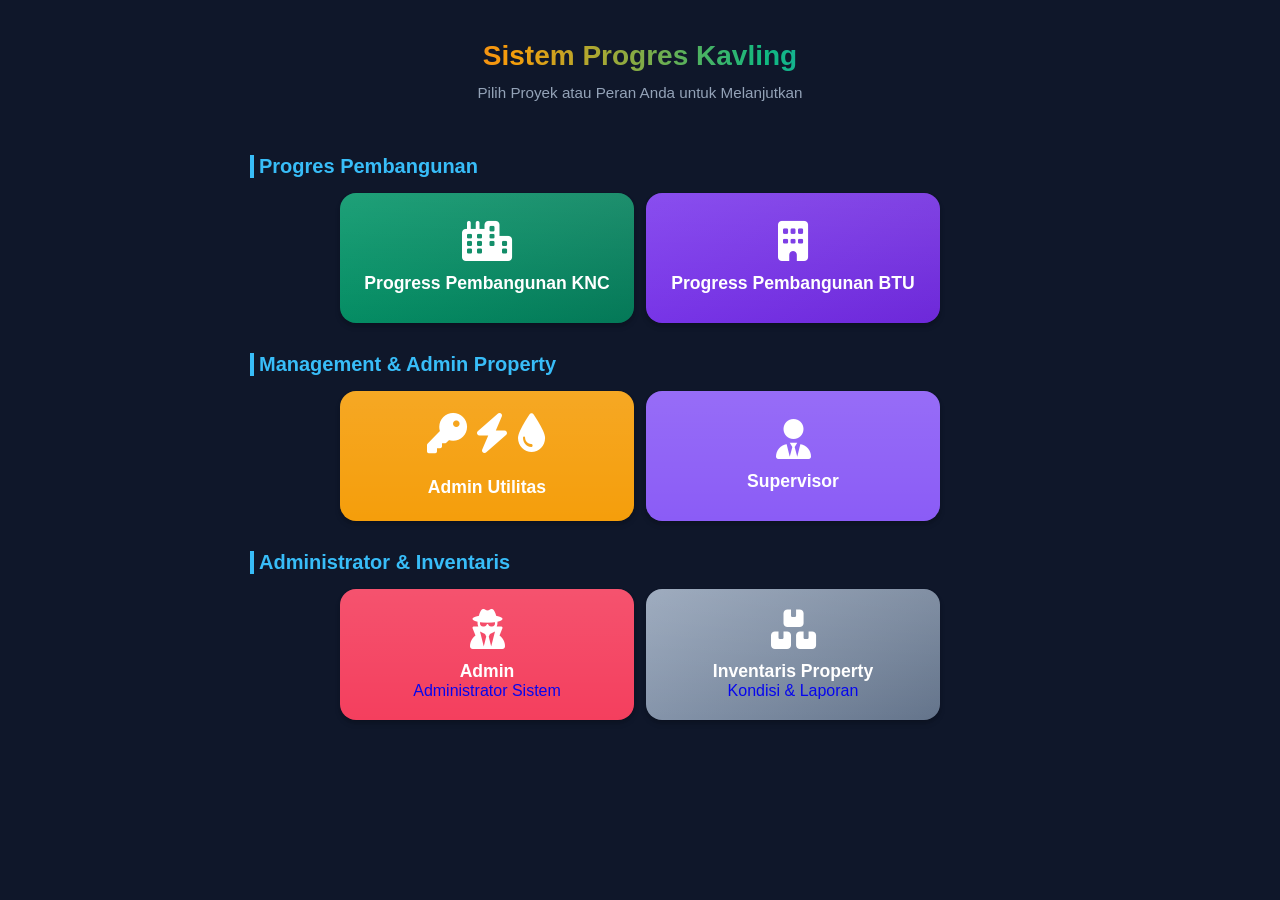
<file: index.html>
<!DOCTYPE html>
<html lang="id">
<head>  
    <meta charset="UTF-8">
    <meta name="viewport" content="width=device-width, initial-scale=1.0">
    <title>Menu Utama - Sistem Progres Kavling</title>
    <link href="https://cdnjs.cloudflare.com/ajax/libs/font-awesome/6.0.0/css/all.min.css" rel="stylesheet">
    <link rel="stylesheet" href="style.css">
    <style>
        /* Override specific to index.html to ensure links behave like buttons */
        a.role-btn {
            text-decoration: none;
        }
        
        /* Custom colors for Project buttons if not reusing role colors */
        .role-btn.knc {
            background: linear-gradient(135deg, #059669, #047857);
        }
        .role-btn.btu {
            background: linear-gradient(135deg, #7c3aed, #6d28d9);
        }
        .role-btn.inventaris {
            background: linear-gradient(135deg, #94a3b8, #64748b);
        }
        
        /* Adjust container max-width if needed */
        .container {
            max-width: 800px;
        }
    </style>
</head>
<body>
    <div class="container">
        <header>
            <h1>Sistem Progres Kavling</h1>
            <p class="subtitle">
                Pilih Proyek atau Peran Anda untuk Melanjutkan
            </p>
        </header>

        <div class="main-content">
            
            <!-- Section Progres Pembangunan (KNC & BTU) -->
            <div class="section-container">
                <h2 class="section-title">Progres Pembangunan</h2>
                <div class="role-selector" id="projectSelector">
                    <a href="knc.html" class="role-btn knc">
                        <i class="fas fa-city"></i>
                        <h3>Progress Pembangunan KNC</h3>
                    </a>
                    <a href="btu.html" class="role-btn btu">
                        <i class="fas fa-building"></i>
                        <h3>Progress Pembangunan BTU</h3>
                    </a>
                </div>
            </div>

            <!-- Section Manager & Admin Property -->
            <div class="section-container">
                <h2 class="section-title">Management & Admin Property</h2>
                <div class="role-selector manager-handover-set">
                    <a href="dashboard.html?role=user4" class="role-btn user4">
                        <div style="display: flex; gap: 10px; font-size: 2rem; margin-bottom: 12px; color: white;">
                            <i class="fas fa-key"></i>
                            <i class="fas fa-bolt"></i>
                            <i class="fas fa-tint"></i>
                        </div>
                        <h3>Admin Utilitas</h3>
                    </a>
                    <a href="dashboard.html?role=manager" class="role-btn manager">
                        <i class="fas fa-user-tie"></i>
                        <h3>Supervisor</h3>
                    </a>
                </div>
            </div>

            <!-- Section Administrator Sistem -->
            <div class="section-container">
                <h2 class="section-title">Administrator & Inventaris</h2>
                <div class="role-selector admin-set">
                    <a href="dashboard.html?role=admin" class="role-btn admin">
                        <i class="fas fa-user-secret"></i>
                        <h3>Admin</h3>
                        <span class="badge">Administrator Sistem</span>
                    </a>
                    <a href="inventaris.html" class="role-btn inventaris">
                        <i class="fas fa-boxes"></i>
                        <h3>Inventaris Property</h3>
                        <span class="badge">Kondisi & Laporan</span>
                    </a>
                </div>
            </div>

        </div>
    </div>
</body>
</html>
</file>
<file: style.css>
/* ===== RESET & FONT ===== v0.57*/
* {
  margin: 0;
  padding: 0;
  box-sizing: border-box;
  font-family: 'Segoe UI', Roboto, Helvetica, Arial, sans-serif;
}

body {
  background: #0f172a;
  color: #f8fafc;
  min-height: 100vh;
  display: flex;
  flex-direction: column;
  align-items: center;
  padding: 10px;
}

.container {
  max-width: 100%;
  width: 100%;
  padding: 10px;
}

/* ===== HEADER ===== */
header {
  text-align: center;
  margin-bottom: 30px;
  padding: 20px 10px;
}

h1 {
  font-size: 1.75rem;
  margin-bottom: 10px;
  background: linear-gradient(
    to right, 
    #ef4444, #f59e0b, #10b981, #3b82f6, #6366f1, #a855f7, #ef4444
  );
  background-size: 200% auto;
  -webkit-background-clip: text;
  background-clip: text;
  color: transparent;
  font-weight: 800;
  animation: rainbow-animation 8s linear infinite;
}

@keyframes rainbow-animation {
  0% { background-position: 0% center; }
  100% { background-position: 200% center; }
}

.subtitle {
  font-size: 0.95rem;
  color: #94a3b8;
  max-width: 100%;
  line-height: 1.5;
}

/* ===== ROLE SELECTOR ===== */
.main-content {
  display: flex;
  flex-direction: column;
  gap: 30px;
  width: 100%;
}

.section-container {
  width: 100%;
}

.section-title {
  font-size: 1.25rem;
  margin-bottom: 15px;
  color: #38bdf8;
  font-weight: 600;
  padding-left: 5px;
  border-left: 4px solid #38bdf8;
}

.role-selector {
  display: grid;
  grid-template-columns: repeat(2, 1fr);
  gap: 12px;
  width: 100%;
  max-width: 600px;
  margin: 0 auto;
}

.lapangan-set .role-btn.user3 {
  grid-column: span 2;
  width: 50%;
  justify-self: center;
}

@media (max-width: 768px) {
  .role-selector {
    grid-template-columns: repeat(2, 1fr);
    gap: 10px;
  }
  
  .lapangan-set .role-btn.user3 {
    width: 100%;
  }
}

/* ===== BUTTONS ===== */
.btn-search, .sync-btn, .back-btn, .btn-save-section, .logout-btn, .admin-tab-btn, .submit-btn, .kavling-item, .btn-edit-kavling, .btn-add-kavling, .btn-edit-submit, .btn-edit-cancel, .btn-edit-delete, .combined-btn {
  cursor: pointer;
  transition: all 0.2s ease;
  border-radius: 16px !important;
}

.btn-search:hover, .sync-btn:hover, .back-btn:hover, .btn-save-section:hover, .logout-btn:hover, .submit-btn:hover, .btn-edit-kavling:hover, .btn-add-kavling:hover, .btn-edit-submit:hover, .btn-edit-cancel:hover, .btn-edit-delete:hover {
  transform: translateY(-2px);
  filter: brightness(1.1);
  box-shadow: 0 4px 12px rgba(0, 0, 0, 0.3);
}

.btn-search:active, .sync-btn:active, .back-btn:active, .btn-save-section:active, .logout-btn:active, .submit-btn:active, .btn-edit-kavling:active, .btn-add-kavling:active, .btn-edit-submit:active, .btn-edit-cancel:active, .btn-edit-delete:active {
  transform: translateY(0);
}

.btn-edit-kavling, .btn-add-kavling {
  padding: 12px 20px;
  border: none;
  color: white;
  font-weight: 600;
  display: flex;
  align-items: center;
  justify-content: center;
  gap: 8px;
}

.btn-edit-kavling {
  background: linear-gradient(135deg, #6366f1, #4f46e5);
}

.btn-add-kavling {
  background: linear-gradient(135deg, #10b981, #059669);
}

.btn-edit-submit {
  background: linear-gradient(135deg, #6366f1, #4f46e5) !important;
}

.btn-edit-cancel {
  background: linear-gradient(135deg, #64748b, #475569) !important;
}

.btn-edit-delete {
  background: linear-gradient(135deg, #f43f5e, #e11d48) !important;
}

.logout-btn {
  background: linear-gradient(135deg, #0ea5e9, #2563eb) !important;
  color: white !important;
}

.dashboard-buttons-grid {
  display: grid;
  grid-template-columns: repeat(2, 1fr);
  gap: 10px;
  margin-top: 10px;
}

.dashboard-buttons-grid button {
  width: 100%;
  padding: 12px 10px;
  font-size: 0.9rem;
}


.combined-btn {
  padding: 12px 20px;
  border: none;
  color: white;
  font-weight: 600;
  display: flex;
  align-items: center;
  justify-content: center;
  gap: 8px;
}


#btnDeleteKavling {
  background: linear-gradient(135deg, #f43f5e, #e11d48);
}

.sync-btn {
  background: linear-gradient(135deg, #f59e0b, #d97706);
}

/* ===== STATUS COLORS FOR PROGRESS BARS ===== */
/* Override existing classes or add new ones for the requested gradient logic */
.bar-gradient-green { background: linear-gradient(135deg, #10b981, #059669) !important; }
.bar-gradient-blue { background: linear-gradient(135deg, #3b82f6, #2563eb) !important; }
.bar-gradient-purple { background: linear-gradient(135deg, #8b5cf6, #7c3aed) !important; }

.bar-high { background: linear-gradient(135deg, #10b981, #059669); }
.bar-medium { background: linear-gradient(135deg, #3b82f6, #2563eb); }
.bar-low { background: linear-gradient(135deg, #f59e0b, #d97706); }
.bar-very-low { background: linear-gradient(135deg, #f43f5e, #e11d48); }

/* ===== TASK STATES ===== */
.task-completed {
  background: rgba(16, 185, 129, 0.15) !important;
  border-left: 4px solid #10b981 !important;
  border-color: #10b981 !important;
}

.task-completed label {
  color: #10b981 !important;
  font-weight: 600 !important;
  text-decoration: none;
}

.task-item[data-active="true"] {
  background: linear-gradient(135deg, #10b981, #059669) !important;
  color: white !important;
}

/* ===== ROLE BUTTONS ===== */
.role-btn {
  display: flex;
  flex-direction: column;
  align-items: center;
  justify-content: center;
  padding: 20px;
  border-radius: 16px;
  border: none;
  width: 100%;
  min-height: 130px;
  margin: 0 auto;
  cursor: pointer;
  transition: all 0.3s cubic-bezier(0.4, 0, 0.2, 1);
  box-shadow: 0 4px 6px -1px rgba(0, 0, 0, 0.2), 0 2px 4px -1px rgba(0, 0, 0, 0.1);
  position: relative;
  overflow: hidden;
}

.role-btn::after {
  content: '';
  position: absolute;
  top: 0;
  left: 0;
  width: 100%;
  height: 100%;
  background: linear-gradient(rgba(255,255,255,0.1), transparent);
  pointer-events: none;
}

.role-btn:hover {
  transform: translateY(-5px);
  box-shadow: 0 10px 15px -3px rgba(0, 0, 0, 0.2);
}

.role-btn i {
  font-size: 2.5rem;
  margin-bottom: 12px;
  color: white;
}

.role-btn h3 {
  font-size: 1.1rem;
  font-weight: 600;
  color: white;
  text-align: center;
}

.role-btn.user1 { background: #0ea5e9; }
.role-btn.user2 { background: #10b981; }
.role-btn.user3 { background: #6366f1; }
.role-btn.user4 { background: #f59e0b; }
.role-btn.manager { background: #8b5cf6; }
.role-btn.admin { background: #f43f5e; }

/* ===== PAGE CONTENT ===== */
.page-content {
  display: none;
  width: 100%;
  background: #1e293b;
  border-radius: 20px;
  padding: 15px;
  box-shadow: 0 25px 50px -12px rgba(0, 0, 0, 0.5);
}

.page-header {
  display: flex;
  flex-direction: column;
  gap: 15px;
  margin-bottom: 20px;
  padding-bottom: 15px;
  border-bottom: 1px solid rgba(255, 255, 255, 0.1);
}

.page-title {
  font-size: 1.4rem;
  font-weight: 700;
}

.back-btn {
  width: fit-content;
  background: linear-gradient(135deg, #38bdf8, #818cf8);
  padding: 12px 24px;
  border-radius: 12px;
  font-size: 1rem;
  font-weight: 700;
  color: white;
  border: none;
  cursor: pointer;
  box-shadow: 0 4px 6px -1px rgba(0, 0, 0, 0.2);
  transition: transform 0.2s, box-shadow 0.2s;
}

#btnViewMutationHistory {
  transition: all 0.3s cubic-bezier(0.4, 0, 0.2, 1);
}

#btnViewMutationHistory:hover {
  transform: translateY(-2px);
  box-shadow: 0 10px 15px -3px rgba(56, 189, 248, 0.3), 0 4px 6px -2px rgba(0, 0, 0, 0.05);
  filter: brightness(1.1);
}

#btnViewMutationHistory:active {
  transform: translateY(1px);
}

.page-layout {
  display: flex;
  flex-direction: column;
  gap: 20px;
}

/* ===== SEARCH SECTION ===== */
.search-section {
  display: flex;
  flex-direction: column;
  gap: 15px;
  width: 100%;
}

.search-box {
  display: flex;
  width: 100%;
  gap: 8px;
  position: relative;
}

.search-input-large {
  flex: 1;
  padding: 16px !important;
  font-size: 1.1rem !important;
  border-radius: 12px !important;
  border: 2px solid #334155 !important;
  background: #0f172a !important;
  color: white !important;
}

.search-input-large:focus {
  border-color: #38bdf8 !important;
  outline: none;
}

.search-select-large {
  width: 100%;
  padding: 16px;
  font-size: 1.1rem;
  border-radius: 12px;
  border: 2px solid #334155;
  background: #0f172a;
  color: white;
  appearance: none;
  -webkit-appearance: none;
  -moz-appearance: none;
  cursor: pointer;
  background-image: url("data:image/svg+xml,%3Csvg xmlns='http://www.w3.org/2000/svg' width='16' height='16' fill='%2338bdf8' viewBox='0 0 16 16'%3E%3Cpath d='M7.247 11.14L2.451 5.658C1.885 5.013 2.345 4 3.204 4h9.592a1 1 0 0 1 .753 1.659l-4.796 5.48a1 1 0 0 1-1.506 0z'/%3E%3C/svg%3E");
  background-repeat: no-repeat;
  background-position: right 16px center;
  background-size: 16px;
  padding-right: 50px;
  min-height: 54px;
}

.search-select-large:focus {
  border-color: #38bdf8;
  outline: none;
  box-shadow: 0 0 0 3px rgba(56, 189, 248, 0.2);
}

/* ===== KAVLING INFO DISPLAY ===== */
.kavling-info-display {
  background: linear-gradient(135deg, rgba(15, 23, 42, 0.95), rgba(30, 41, 59, 0.95));
  padding: 20px;
  border-radius: 16px;
  border: 2px solid rgba(56, 189, 248, 0.2);
  display: flex;
  flex-direction: column;
  gap: 12px;
  margin-bottom: 25px;
  position: relative;
  overflow: hidden;
}

.kavling-info-display::before {
  content: '';
  position: absolute;
  top: 0;
  left: 0;
  right: 0;
  height: 4px;
  background: linear-gradient(to right, #38bdf8, #818cf8);
}

.kavling-info-display .info-item {
  display: flex;
  justify-content: space-between;
  align-items: center;
  padding: 12px 0;
  border-bottom: 1px solid rgba(255, 255, 255, 0.05);
}

.kavling-info-display .info-item:last-child {
  border-bottom: none;
  padding-bottom: 0;
}

.kavling-info-display .info-label {
  color: #94a3b8;
  font-size: 0.95rem;
  font-weight: 500;
  display: flex;
  align-items: center;
  gap: 8px;
}

.kavling-info-display .info-label::before {
  content: '';
  width: 6px;
  height: 6px;
  background: #38bdf8;
  border-radius: 50%;
  display: inline-block;
}

.kavling-info-display .info-value {
  color: #f8fafc;
  font-size: 1rem;
  font-weight: 600;
  text-align: right;
}

.kavling-info-display .val-name {
  color: #38bdf8;
  font-size: 1.1rem;
  font-weight: 700;
}

.kavling-info-display .val-type {
  background: linear-gradient(135deg, #8b5cf6, #a78bfa);
  -webkit-background-clip: text;
  background-clip: text;
  color: transparent;
  font-weight: 700;
  padding: 2px 8px;
  border-radius: 6px;
  background-color: rgba(139, 92, 246, 0.1);
}

.kavling-info-display .val-lt,
.kavling-info-display .val-lb {
  color: #10b981;
  font-weight: 700;
}

.kavling-list {
  height: 200px;
  overflow-y: auto;
  margin-top: 10px;
  background: rgba(0, 0, 0, 0.2);
  border-radius: 12px;
  padding: 8px;
}

.kavling-item {
  padding: 14px;
  margin-bottom: 8px;
  background: #334155;
  border-radius: 10px;
  cursor: pointer;
  transition: all 0.2s;
  border: 1px solid transparent;
}

.kavling-item:hover {
  background: #475569;
}

.kavling-item.selected {
  border-color: #38bdf8;
  background: rgba(56, 189, 248, 0.1);
}

/* ===== DASHBOARD ELEMENTS ===== */
.overall-rekap {
  background: #0f172a;
  padding: 15px;
  border-radius: 15px;
  margin-bottom: 20px;
  border-left: 6px solid #38bdf8;
}

.total-percent { font-size: 2.2rem; }

.progress-section.detailed {
  background: #1e293b;
  border: 1px solid rgba(255, 255, 255, 0.1);
  border-radius: 15px;
  padding: 20px;
  margin-bottom: 25px;
  display: flex;
  flex-direction: column;
  gap: 15px;
}

.section-header-flex {
  display: flex;
  justify-content: space-between;
  align-items: center;
  margin-bottom: 5px;
}

.sub-tasks-grid {
  display: grid;
  grid-template-columns: 1fr;
  gap: 12px;
  background: transparent;
  padding: 0;
}

.task-item {
  display: flex;
  align-items: center;
  gap: 12px;
  background: #334155;
  padding: 16px;
  border-radius: 12px;
  font-size: 1rem;
  width: 100%;
  border: 1px solid rgba(255, 255, 255, 0.05);
  box-shadow: 0 2px 4px rgba(0,0,0,0.1);
  margin-bottom: 8px;
  transition: all 0.3s ease;
}

.task-item:hover {
  background: #3c4a62;
  transform: translateX(2px);
  box-shadow: 0 4px 8px rgba(0, 0, 0, 0.2);
}

.task-item:hover label {
  color: white !important;
}

.task-item-standalone {
  display: flex;
  flex-direction: column;
  gap: 10px;
  background: #1e293b;
  padding: 16px;
  border-radius: 12px;
  border: 1px solid rgba(56, 189, 248, 0.2);
  margin-bottom: 12px;
  width: 100%;
}

.task-item-standalone .item-title {
  color: #38bdf8;
  font-weight: 700;
  font-size: 1rem;
  margin-bottom: 5px;
}

.task-item label {
  color: #f1f5f9 !important;
  font-weight: 500 !important;
  font-size: 1rem !important;
  cursor: pointer;
  flex: 1;
  margin: 0;
  padding: 4px 0;
  transition: all 0.2s ease;
}

.task-item input[type="checkbox"] {
  width: 22px;
  height: 22px;
  flex-shrink: 0;
  cursor: pointer;
  accent-color: #38bdf8;
  transform: scale(1.1);
  margin-right: 10px;
  opacity: 1 !important;
  pointer-events: auto !important;
}

.btn-save-section {
  padding: 16px;
  font-size: 1.1rem;
  border-radius: 12px;
  margin-top: 15px;
  width: 100%;
  background: linear-gradient(135deg, #0ea5e9, #2563eb);
  border: none;
  color: white;
  font-weight: bold;
}

/* ===== MODAL STYLES ===== */
.modal {
  display: none;
  position: fixed;
  z-index: 1000;
  left: 0;
  top: 0;
  width: 100%;
  height: 100%;
  background: rgba(0, 0, 0, 0.85);
  backdrop-filter: blur(8px);
  justify-content: center;
  align-items: center;
  padding: 20px;
}

@keyframes modalSlideIn {
  from { transform: scale(0.9); opacity: 0; }
  to { transform: scale(1); opacity: 1; }
}

.modal-content {
  background: #1e293b;
  padding: 30px;
  border-radius: 20px;
  width: 90%;
  max-width: 400px;
  text-align: center;
  position: relative;
  animation: modalSlideIn 0.3s ease;
  border: 1px solid rgba(56, 189, 248, 0.3);
  box-shadow: 0 20px 40px rgba(0, 0, 0, 0.5);
}

.modal-content h2 {
  margin-bottom: 10px;
  font-size: 1.5rem;
  color: #38bdf8;
}

.modal-content p {
  color: #94a3b8;
  margin-bottom: 20px;
  font-size: 0.95rem;
}

.modal-content input {
  width: 100%;
  padding: 16px;
  margin-bottom: 15px;
  border: 2px solid #334155;
  border-radius: 12px;
  background: #0f172a;
  color: white;
  font-size: 1.25rem;
  text-align: center;
  outline: none;
  transition: border-color 0.2s;
}

.modal-content input:focus {
  border-color: #38bdf8;
}

.modal-content button {
  width: 100%;
  padding: 16px;
  background: linear-gradient(135deg, #38bdf8, #818cf8);
  color: white;
  border: none;
  border-radius: 12px;
  font-size: 1.1rem;
  font-weight: 700;
  cursor: pointer;
  transition: transform 0.2s;
}

.modal-content button:active {
  transform: scale(0.98);
}

.close-btn {
  position: absolute;
  top: 20px;
  right: 20px;
  cursor: pointer;
  font-size: 1.5rem;
  color: #94a3b8;
  width: 30px;
  height: 30px;
  display: flex;
  align-items: center;
  justify-content: center;
}

/* ===== LOADING MODAL ===== */
@keyframes fa-spin {
  0% { transform: rotate(0deg); }
  100% { transform: rotate(360deg); }
}

@keyframes loading-spin {
  0% { transform: rotate(0deg); }
  100% { transform: rotate(360deg); }
}

.fa-spin {
  animation: fa-spin 0.8s infinite linear !important;
}

#loadingModal {
  display: none;
  position: fixed;
  top: 0;
  left: 0;
  width: 100%;
  height: 100%;
  background: rgba(15, 23, 42, 0.9);
  backdrop-filter: blur(8px);
  z-index: 2000;
  justify-content: center;
  align-items: center;
  flex-direction: column;
}

#loadingModal .modal-content i.fa-spinner {
  font-size: 3.5rem !important;
  color: #38bdf8 !important;
  filter: drop-shadow(0 0 15px rgba(56, 189, 248, 0.4));
  margin-bottom: 20px;
  display: inline-block;
}

.loading-content {
  text-align: center;
  padding: 40px;
  background: #1e293b;
  border-radius: 20px;
  box-shadow: 0 20px 40px rgba(0, 0, 0, 0.5);
  border: 1px solid rgba(56, 189, 248, 0.3);
}

.loading-spinner {
  font-size: 3rem;
  color: #38bdf8;
  margin-bottom: 20px;
  animation: loading-spin 1s linear infinite;
}

#loadingText {
  font-size: 1.2rem;
  color: #f8fafc;
  font-weight: 500;
}

/* ===== UTILITY CLASSES ===== */
.progress-bar {
  height: 12px;
  background: #334155;
  border-radius: 10px;
  overflow: hidden;
  margin-bottom: 10px;
}

.progress-fill {
  height: 100%;
  border-radius: 10px;
  transition: width 0.4s cubic-bezier(0.4, 0, 0.2, 1);
  width: 0%;
}

.progress-bar.main {
  height: 20px;
  background: #334155;
  border-radius: 10px;
  overflow: hidden;
  margin-top: 10px;
}

.total-bar {
  background: linear-gradient(to right, #38bdf8, #818cf8);
  height: 100%;
  border-radius: 10px;
  transition: all 0.4s cubic-bezier(0.4, 0, 0.2, 1);
}

.total-bar.bar-high { background: linear-gradient(135deg, #10b981, #059669) !important; }
.total-bar.bar-medium { background: linear-gradient(135deg, #3b82f6, #2563eb) !important; }
.total-bar.bar-low { background: linear-gradient(135deg, #f59e0b, #d97706) !important; }
.total-bar.bar-very-low { background: linear-gradient(135deg, #f43f5e, #e11d48) !important; }

.tahap1 { background: #38bdf8; }
.tahap2 { background: #10b981; }
.tahap3 { background: #fbbf24; }
.tahap4 { background: #818cf8; }

.verification-card {
  background: #1e293b;
  border-radius: 15px;
  padding: 20px;
  margin-bottom: 25px;
  border: 1px solid rgba(56, 189, 248, 0.2);
}

.verification-item {
  background: #0f172a;
  border: 1px solid #334155;
  margin-bottom: 10px;
}

.verification-item input:checked + label {
  color: #10b981;
}

.siap-jual-box {
  margin-top: 25px;
  padding: 20px;
  background: rgba(16, 185, 129, 0.1);
  border-radius: 12px;
  border: 2px dashed #10b981;
}

.final-status {
  background: #064e3b;
  border: 2px solid #10b981;
}

.status-note {
  font-size: 0.85rem;
  color: #94a3b8;
  margin-top: 10px;
  text-align: center;
}

.read-only {
  opacity: 0.8;
  pointer-events: none;
}

.val-status {
  font-weight: bold;
}

.status-ready {
  color: #10b981;
}

/* ===== DUAL STATE BUTTONS ===== */
.dual-state-buttons {
  display: flex;
  background: #334155;
  border-radius: 10px;
  padding: 4px;
  gap: 4px;
  margin-left: 10px;
}

.state-btn,
.system-btn,
.tiles-btn,
.table-btn {
  flex: 1;
  padding: 10px 16px;
  border: none;
  border-radius: 8px;
  font-size: 0.9rem;
  font-weight: 500;
  cursor: pointer !important;
  transition: all 0.3s cubic-bezier(0.4, 0, 0.2, 1);
  background: #475569;
  color: #f1f5f9 !important;
  text-align: center;
  min-width: 0;
  white-space: nowrap;
  display: flex;
  align-items: center;
  justify-content: center;
  position: relative;
  overflow: hidden;
  pointer-events: auto !important;
  opacity: 1 !important;
}

.state-btn:hover,
.system-btn:hover,
.tiles-btn:hover,
.table-btn:hover {
  background: #64748b !important;
  color: white !important;
  transform: translateY(-2px);
  box-shadow: 0 4px 12px rgba(0, 0, 0, 0.3);
}

.state-btn.active,
.system-btn.active,
.tiles-btn.active,
.table-btn.active {
  background: #3b82f6 !important;
  color: white !important;
  box-shadow: 0 4px 12px rgba(59, 130, 246, 0.4);
  transform: translateY(-1px);
  font-weight: 600;
  border: 2px solid white !important;
}

.state-btn.active::after,
.system-btn.active::after,
.tiles-btn.active::after,
.table-btn.active::after {
  content: '';
  position: absolute;
  top: 2px;
  right: 2px;
  width: 8px;
  height: 8px;
  background: white;
  border-radius: 50%;
  box-shadow: 0 0 4px rgba(255, 255, 255, 0.8);
}

.state-btn[data-state="biotank"].active,
.system-btn[data-state="biotank"].active {
  background: linear-gradient(135deg, #0ea5e9, #38bdf8) !important;
}

.state-btn[data-state="ipal"].active,
.system-btn[data-state="ipal"].active {
  background: linear-gradient(135deg, #10b981, #34d399) !important;
}

.state-btn[data-state="septictank"].active,
.system-btn[data-state="septictank"].active {
  background: linear-gradient(135deg, #8b5cf6, #a78bfa) !important;
}

.state-btn[data-state="include"].active,
.tiles-btn[data-state="include"].active,
.table-btn[data-state="include"].active {
  background: linear-gradient(135deg, #0ea5e9, #38bdf8) !important;
}

.state-btn[data-state="exclude"].active,
.tiles-btn[data-state="exclude"].active,
.table-btn[data-state="exclude"].active {
  background: linear-gradient(135deg, #f43f5e, #fb7185) !important;
}

@keyframes pulse {
  0% { transform: scale(1); }
  50% { transform: scale(1.02); }
  100% { transform: scale(1); }
}

.state-btn.active {
  animation: pulse 0.3s ease;
}

/* ===== CUSTOM SEARCH ===== */
.custom-search-container {
  position: relative;
  width: 100%;
  pointer-events: auto !important;
}

.custom-dropdown-list {
  position: absolute;
  top: 100%;
  left: 0;
  width: 100%;
  max-height: 260px;
  overflow-y: auto;
  background: #0f172a;
  border-radius: 12px;
  border: 1px solid #334155;
  z-index: 1500;
}

.custom-dropdown-item {
  padding: 10px 14px;
  cursor: pointer;
}

.custom-dropdown-item:hover {
  background: #1e293b;
}

.search-input-custom {
  width: 100%;
  padding: 16px;
  font-size: 1.1rem;
  border-radius: 12px;
  border: 2px solid #334155;
  background: #0f172a;
  color: white;
  outline: none;
  transition: all 0.2s;
  cursor: pointer !important;
}

/* ===== SLIDER STYLES (Added/Migrated) ===== */
.slider-container.with-markers {
  position: relative;
  width: 100%;
  height: 30px;
  display: flex;
  align-items: center;
  margin-bottom: 15px;
}

.progress-slider {
  -webkit-appearance: none;
  width: 100%;
  height: 8px;
  border-radius: 4px;
  background: #334155;
  outline: none;
  z-index: 2;
  position: relative;
  cursor: pointer;
}

.progress-slider::-webkit-slider-thumb {
  -webkit-appearance: none;
  appearance: none;
  width: 20px;
  height: 20px;
  border-radius: 50%;
  background: #38bdf8;
  cursor: pointer;
  border: 2px solid #fff;
  box-shadow: 0 0 0 3px rgba(56, 189, 248, 0.3);
  transition: transform 0.1s;
}

.progress-slider::-webkit-slider-thumb:hover {
  transform: scale(1.2);
}

/* Slider Snap Markers - Fix Visibility */
.slider-snap-markers {
  position: absolute;
  top: 14px; /* Center vertically on track */
  left: 0;
  width: 100%;
  height: 0;
  display: flex;
  justify-content: space-between;
  pointer-events: none;
  z-index: 20; /* Ensure above track fill */
}

.snap-marker {
  position: absolute;
  transform: translateX(-50%);
  font-size: 0.65rem;
  color: #94a3b8;
  top: 12px; /* Position below the track */
  white-space: nowrap;
}

.snap-marker::before {
  content: '';
  position: absolute;
  top: -12px; /* Position on the track */
  left: 50%;
  transform: translateX(-50%);
  width: 2px;
  height: 8px;
  background-color: #475569;
  z-index: 21; /* Above everything */
}

/* Slider Track Fill - Fix Z-index and Position */
.slider-track-fill {
  position: absolute;
  top: 50%;
  left: 0;
  height: 8px; /* Match input height */
  transform: translateY(-50%);
  background: #38bdf8; /* Default color fallback */
  border-radius: 4px;
  pointer-events: none;
  z-index: 10; /* Below markers but above background */
  transition: width 0.1s ease, background 0.3s ease;
}

/* Ensure Gradient Classes have high priority */
.bar-gradient-green { background: linear-gradient(135deg, #10b981, #059669) !important; }
.bar-gradient-blue { background: linear-gradient(135deg, #3b82f6, #2563eb) !important; }
.bar-gradient-purple { background: linear-gradient(135deg, #8b5cf6, #7c3aed) !important; }

.slider-title-row {
  display: flex;
  justify-content: space-between;
  align-items: center;
  margin-bottom: 5px;
}

.slider-percent-box {
  background: rgba(56, 189, 248, 0.1);
  color: #38bdf8;
  padding: 2px 8px;
  border-radius: 4px;
  font-size: 0.9rem;
  font-weight: bold;
}

.slider-row-with-check {
  display: flex;
  align-items: center;
  gap: 15px;
}

.slider-check-100 {
  position: relative;
  cursor: pointer;
  display: flex;
  align-items: center;
  justify-content: center;
}

.slider-check-100 input {
  opacity: 0;
  position: absolute;
  width: 0;
  height: 0;
}

.slider-check-100 .checkmark-icon {
  width: 32px;
  height: 32px;
  background: #334155;
  border-radius: 8px;
  display: flex;
  align-items: center;
  justify-content: center;
  color: #94a3b8;
  transition: all 0.2s;
  border: 2px solid transparent;
}

.slider-check-100 input:checked + .checkmark-icon {
  background: #10b981;
  color: white;
  border-color: white;
  box-shadow: 0 0 0 3px rgba(16, 185, 129, 0.3);
}

.slider-check-100:hover .checkmark-icon {
  background: #475569;
}

.slider-check-100 input:checked:hover + .checkmark-icon {
  background: #059669;
}

/* ===== ADMIN TABS (Migrated from old2style.css) ===== */
.admin-tabs {
  display: flex;
  gap: 10px;
  margin-bottom: 20px;
  background: #1e293b;
  padding: 5px;
  border-radius: 12px;
  border: 1px solid rgba(255, 255, 255, 0.1);
}

.admin-tab-btn {
  flex: 1;
  padding: 12px;
  background: transparent;
  border: none;
  color: #94a3b8;
  font-weight: 600;
  border-radius: 8px;
  cursor: pointer;
  transition: all 0.3s ease;
  display: flex;
  align-items: center;
  justify-content: center;
  gap: 8px;
}

.admin-tab-btn:hover {
  background: rgba(255, 255, 255, 0.05);
  color: #f1f5f9;
}

.admin-tab-btn.active {
  background: linear-gradient(135deg, #38bdf8, #0ea5e9);
  color: white;
  box-shadow: 0 4px 6px -1px rgba(14, 165, 233, 0.2);
}

.tab-content-item {
  display: none;
  animation: fadeIn 0.3s ease;
}

.tab-content-item.active {
  display: block;
}

@keyframes fadeIn {
  from { opacity: 0; transform: translateY(10px); }
  to { opacity: 1; transform: translateY(0); }
}
</file>
